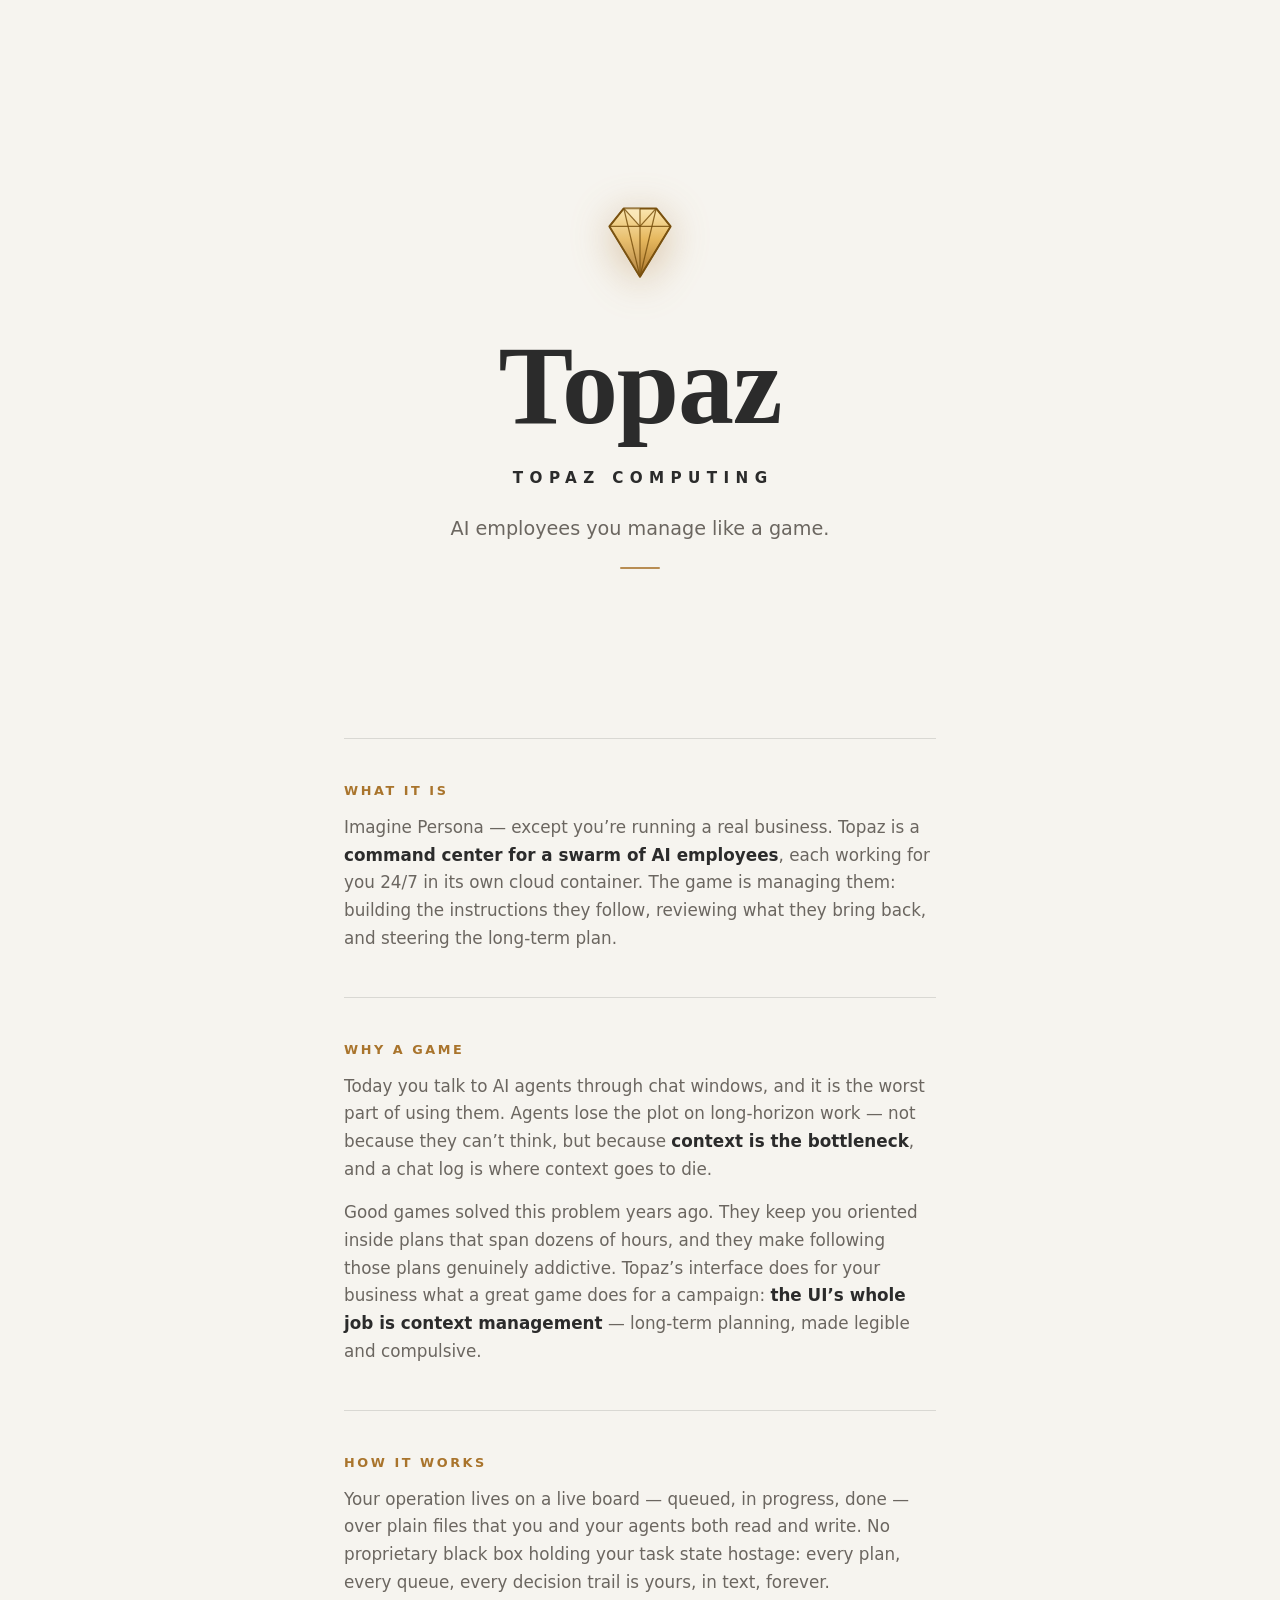
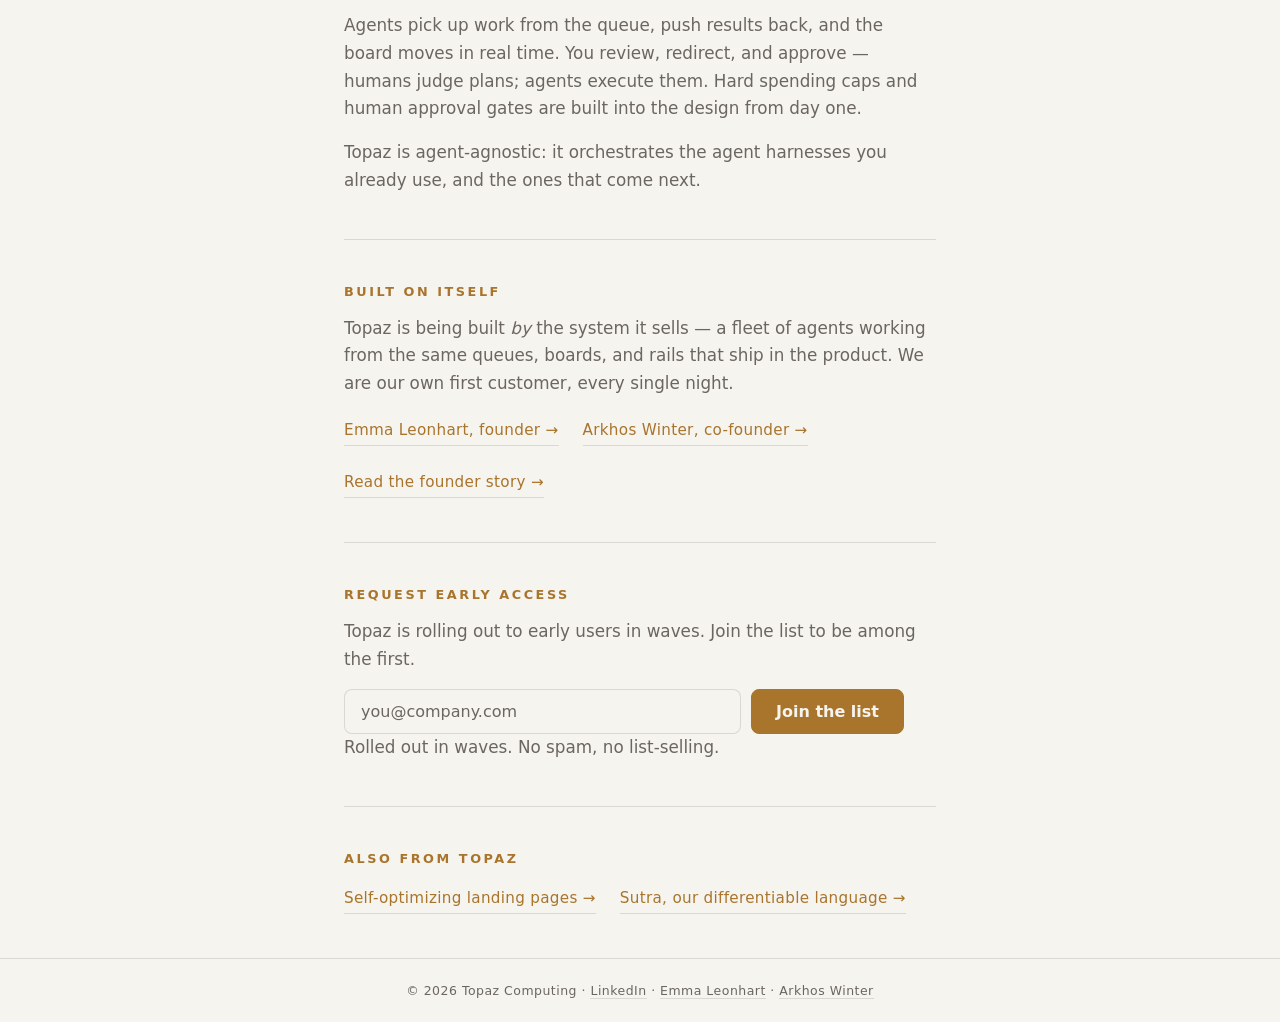
<file: index.html>
<!DOCTYPE html>
<html lang="en">
<head>
  <meta charset="UTF-8" />
  <meta name="viewport" content="width=device-width, initial-scale=1.0" />
  <title>Topaz Computing</title>
  <meta name="description" content="Topaz Computing: AI employees you manage like a game. A command center for a swarm of agents working for you 24/7." />

  <!-- Open Graph (Discord / Slack / iMessage link previews) -->
  <meta property="og:site_name" content="Topaz Computing" />
  <meta property="og:title" content="Topaz Computing" />
  <meta property="og:description" content="AI employees you manage like a game." />
  <meta property="og:type" content="website" />
  <meta property="og:url" content="https://topazcomputing.com/" />
  <meta property="og:image" content="https://topazcomputing.com/logo-social.png" />
  <meta property="og:image:width" content="1200" />
  <meta property="og:image:height" content="1200" />
  <meta property="og:image:alt" content="Topaz Computing" />

  <!-- Twitter card (used by several embedders too) -->
  <meta name="twitter:card" content="summary_large_image" />
  <meta name="twitter:title" content="Topaz Computing" />
  <meta name="twitter:description" content="AI employees you manage like a game." />
  <meta name="twitter:image" content="https://topazcomputing.com/logo-social.png" />

  <!-- Topaz gold: colors the Discord embed accent bar -->
  <meta name="theme-color" content="#a9742c" />

  <link rel="icon" href="assets/favicon.svg" type="image/svg+xml" />

  <link rel="stylesheet" href="styles.css" />
  <!-- Entity data for search engines. The founder @id is the Person on
       emmaleonhart.com and /founders/emma/, so all three describe one entity. -->
  <script type="application/ld+json">
  {
    "@context": "https://schema.org",
    "@type": "Organization",
    "@id": "https://topazcomputing.com/#organization",
    "name": "Topaz Computing",
    "url": "https://topazcomputing.com/",
    "logo": "https://topazcomputing.com/logo.png",
    "description": "AI employees you manage like a game: a command center for a swarm of agents working for you 24/7.",
    "sameAs": ["https://www.linkedin.com/company/topaz-ai/"],
    "location": {
      "@type": "Place",
      "name": "Vancouver, British Columbia, Canada"
    },
    "founder": [
      {
        "@type": "Person",
        "@id": "https://emmaleonhart.com/#person",
        "name": "Emma Leonhart",
        "url": "https://topazcomputing.com/founders/emma/"
      },
      {
        "@type": "Person",
        "@id": "https://topazcomputing.com/founders/arcos/#person",
        "name": "Arkhos Winter",
        "alternateName": "Arcos",
        "url": "https://topazcomputing.com/founders/arcos/"
      }
    ]
  }
  </script>
</head>
<body>
  <header class="hero">
    <svg class="mark" xmlns="http://www.w3.org/2000/svg" viewBox="0 0 120 120" role="img" aria-label="Topaz gemstone">
      <title>Topaz</title>
      <defs>
        <linearGradient id="topaz-g" x1="0" y1="0" x2="0" y2="1">
          <stop offset="0" stop-color="#fbe6b0" />
          <stop offset="0.45" stop-color="#e6b85e" />
          <stop offset="1" stop-color="#a9742c" />
        </linearGradient>
      </defs>
      <path d="M42 26 L78 26 L94 46 L60 102 L26 46 Z" fill="url(#topaz-g)" stroke="#7a5210" stroke-width="2.2" stroke-linejoin="round" />
      <path d="M42 26 L60 26 L60 46 Z" fill="#fdeecb" fill-opacity="0.55" />
      <path d="M26 46 L60 46 L60 102 Z" fill="#ffffff" fill-opacity="0.10" />
      <g fill="none" stroke="#7a5210" stroke-width="1.4" stroke-linejoin="round" stroke-opacity="0.85">
        <path d="M26 46 L94 46" />
        <path d="M60 26 L60 102" />
        <path d="M42 26 L60 102" />
        <path d="M78 26 L60 102" />
        <path d="M26 46 L60 102" />
        <path d="M94 46 L60 102" />
        <path d="M42 26 L26 46" />
        <path d="M78 26 L94 46" />
        <path d="M42 26 L60 46" />
        <path d="M78 26 L60 46" />
      </g>
    </svg>
    <h1 class="wordmark-text">Topaz</h1>
    <p class="company">Topaz&nbsp;Computing</p>
    <p class="tagline">AI employees you manage like a&nbsp;game.</p>
  </header>

  <main class="content">
    <section>
      <h2>What it is</h2>
      <p>Imagine Persona &mdash; except you&rsquo;re running a real business. Topaz is a <strong>command center for a swarm of AI employees</strong>, each working for you 24/7 in its own cloud container. The game is managing them: building the instructions they follow, reviewing what they bring back, and steering the long-term plan.</p>
    </section>

    <section>
      <h2>Why a game</h2>
      <p>Today you talk to AI agents through chat windows, and it is the worst part of using them. Agents lose the plot on long-horizon work &mdash; not because they can&rsquo;t think, but because <strong>context is the bottleneck</strong>, and a chat log is where context goes to die.</p>
      <p>Good games solved this problem years ago. They keep you oriented inside plans that span dozens of hours, and they make following those plans genuinely addictive. Topaz&rsquo;s interface does for your business what a great game does for a campaign: <strong>the UI&rsquo;s whole job is context management</strong> &mdash; long-term planning, made legible and compulsive.</p>
    </section>

    <section>
      <h2>How it works</h2>
      <p>Your operation lives on a live board &mdash; queued, in&nbsp;progress, done &mdash; over plain files that you and your agents both read and write. No proprietary black box holding your task state hostage: every plan, every queue, every decision trail is yours, in text, forever.</p>
      <p>Agents pick up work from the queue, push results back, and the board moves in real time. You review, redirect, and approve &mdash; humans judge plans; agents execute them. Hard spending caps and human approval gates are built into the design from day one.</p>
      <p>Topaz is agent-agnostic: it orchestrates the agent harnesses you already use, and the ones that come next.</p>
    </section>

    <section>
      <h2>Built on itself</h2>
      <p>Topaz is being built <em>by</em> the system it sells &mdash; a fleet of agents working from the same queues, boards, and rails that ship in the product. We are our own first customer, every single night.</p>
      <p class="links">
        <a href="/founders/emma/">Emma Leonhart, founder &rarr;</a>
        <a href="/founders/arcos/">Arkhos Winter, co-founder &rarr;</a>
        <a href="/story/">Read the founder story &rarr;</a>
      </p>
    </section>

    <section id="waitlist">
      <h2>Request early access</h2>
      <p>Topaz is rolling out to early users in waves. Join the list to be among the first.</p>
      <!-- Posts into the existing Google Form (responses collect in the linked Sheet) —
           the same list people already signed up to on the original Yantra site, so
           sign-ups stay continuous. Form ID 1FAIpQLSe7ZXwFpOAVADmKkmOvcVsFAv1qhdJb_pwMP2c3mNMTvifdHw;
           email field entry.900213640. The hidden iframe target keeps the visitor on
           this page instead of redirecting to Google's confirmation. -->
      <form class="waitlist" target="topaz-waitlist-sink" method="POST"
            action="https://docs.google.com/forms/d/e/1FAIpQLSe7ZXwFpOAVADmKkmOvcVsFAv1qhdJb_pwMP2c3mNMTvifdHw/formResponse"
            onsubmit="this.style.display='none';document.getElementById('waitlist-thanks').style.display='block';">
        <input type="email" name="entry.900213640" placeholder="you@company.com" required aria-label="Your email address">
        <button class="btn-primary" type="submit">Join the list</button>
      </form>
      <iframe name="topaz-waitlist-sink" title="waitlist form target" style="display:none" aria-hidden="true"></iframe>
      <p id="waitlist-thanks" class="waitlist-note" style="display:none">Thanks &mdash; you&rsquo;re on the list. We&rsquo;ll reach out as early access rolls out in waves.</p>
      <p class="waitlist-note">Rolled out in waves. No spam, no list-selling.</p>
    </section>

    <section>
      <h2>Also from Topaz</h2>
      <p class="links">
        <a href="/funnel/">Self-optimizing landing pages &rarr;</a>
        <a href="https://sutra.topazcomputing.com">Sutra, our differentiable language &rarr;</a>
      </p>
    </section>
  </main>

  <footer class="footer">
    <span>&copy; <span id="year">2026</span> Topaz Computing</span>
    <span>&middot; <a href="https://www.linkedin.com/company/topaz-ai/">LinkedIn</a></span>
    <span>&middot; <a href="/founders/emma/">Emma Leonhart</a></span>
    <span>&middot; <a href="/founders/arcos/">Arkhos Winter</a></span>
  </footer>

  <script>
    document.getElementById("year").textContent = new Date().getFullYear();
  </script>
</body>
</html>
</file>
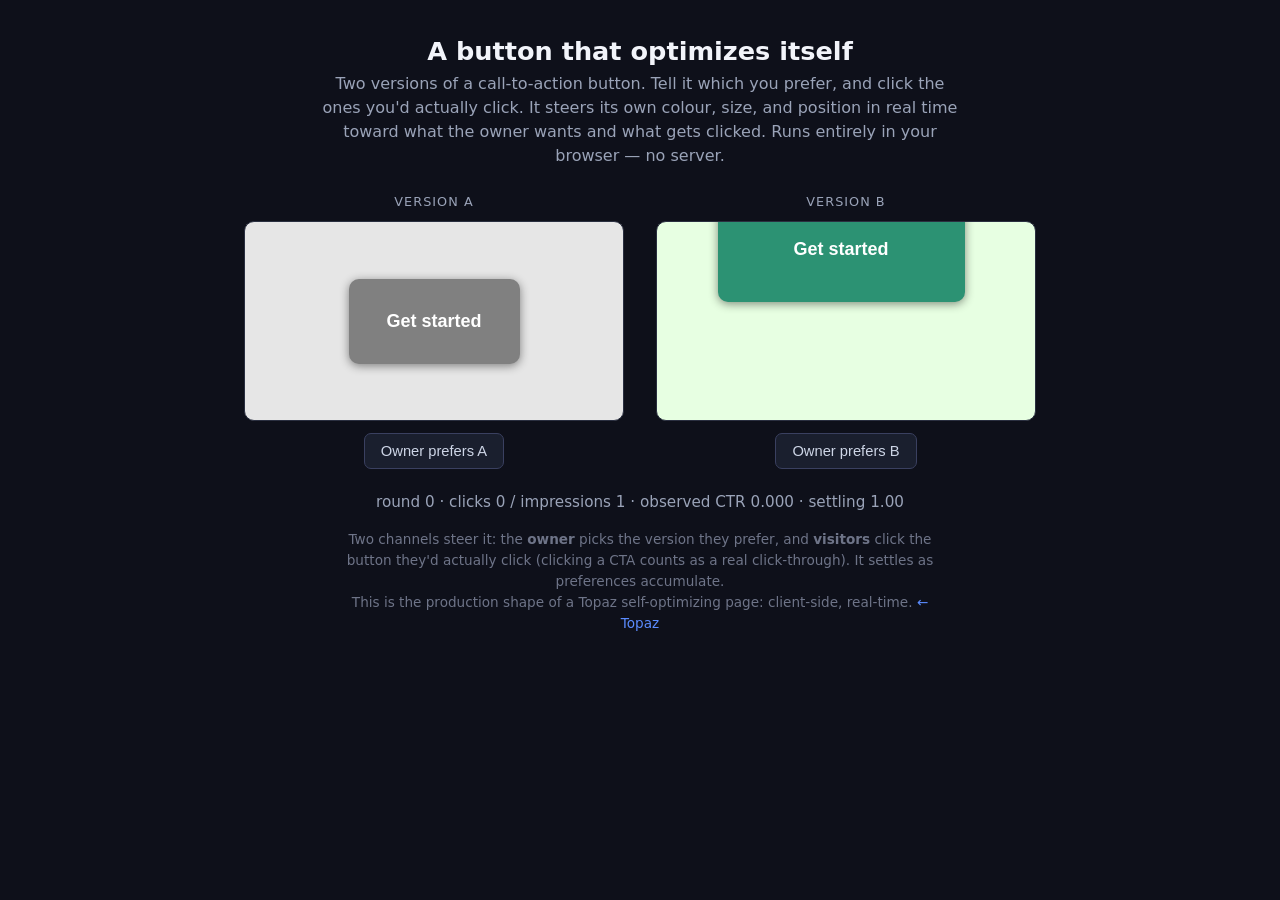
<file: demo/index.html>
<!doctype html>
<html lang="en">
<head>
  <meta charset="utf-8">
  <meta name="viewport" content="width=device-width, initial-scale=1.0">
  <title>Topaz — a button that optimizes itself</title>
  <meta name="description" content="A live demo: a call-to-action button that optimizes its own design in real time from owner preference and visitor clicks. Runs entirely in your browser.">
  <style>
    :root { --bg:#0e101a; --ink:#f2f4fa; --mute:#9aa3b8; --accent:#5b8cff; --line:#2a2f40; }
    * { box-sizing:border-box; }
    body { margin:0; background:var(--bg); color:var(--ink); font-family:system-ui,-apple-system,Segoe UI,sans-serif;
           text-align:center; padding:36px 16px 60px; }
    h1 { font-size:1.6rem; margin:0 0 6px; }
    p.sub { color:var(--mute); margin:0 auto 26px; max-width:640px; line-height:1.5; }
    .pair { display:flex; gap:32px; justify-content:center; align-items:flex-start; flex-wrap:wrap; }
    .cell { display:flex; flex-direction:column; align-items:center; gap:12px; }
    .stage { display:flex; align-items:center; justify-content:center; width:380px; height:200px;
             border:1px solid var(--line); border-radius:10px; overflow:hidden; }
    button.cta { border:none; border-radius:10px; color:#fff; font-weight:700; font-size:18px;
                 cursor:pointer; box-shadow:0 2px 10px rgba(0,0,0,.45); transition:all .25s ease; }
    .label { font-size:.8rem; color:var(--mute); text-transform:uppercase; letter-spacing:.08em; }
    .owner { padding:9px 16px; border-radius:7px; border:1px solid #3a4060;
             background:#1a1f2e; color:#cdd5e6; cursor:pointer; font-size:.92rem; }
    .owner:hover { border-color:var(--accent); }
    #stats { margin:24px auto 0; color:var(--mute); font-variant-numeric:tabular-nums; font-size:.95rem; }
    .hint { color:#6e7488; font-size:.85rem; max-width:600px; margin:18px auto 0; line-height:1.55; }
    a { color:var(--accent); text-decoration:none; }
  </style>
</head>
<body>
  <h1>A button that optimizes itself</h1>
  <p class="sub">Two versions of a call-to-action button. Tell it which you prefer, and click the ones
    you'd actually click. It steers its own colour, size, and position in real time toward what the
    owner wants and what gets clicked. Runs entirely in your browser — no server.</p>

  <div class="pair">
    <div class="cell">
      <div class="label">Version A</div>
      <div class="stage" id="stageA"><button class="cta" id="btnA"></button></div>
      <button class="owner" onclick="prefer(false)">Owner prefers A</button>
    </div>
    <div class="cell">
      <div class="label">Version B</div>
      <div class="stage" id="stageB"><button class="cta" id="btnB"></button></div>
      <button class="owner" onclick="prefer(true)">Owner prefers B</button>
    </div>
  </div>

  <div id="stats">loading…</div>
  <p class="hint">Two channels steer it: the <strong>owner</strong> picks the version they prefer, and
    <strong>visitors</strong> click the button they'd actually click (clicking a CTA counts as a real
    click-through). It settles as preferences accumulate. <br>
    This is the production shape of a Topaz self-optimizing page: client-side, real-time. <a href="/">← Topaz</a></p>

  <script>
    // --- ported from the Sutra trainable-button demo (button_server.theta_to_style + BUTTON_AXES) ---
    const AXES = [["cx",0,0.4],["cy",0,0.4],["inv_w",2.1,0.9],["inv_h",4.25,1.75],
      ["pr",0.9,0.1],["pg",0.9,0.1],["pb",0.9,0.1],["fr",0.5,0.5],["fg",0.5,0.5],["fb",0.5,0.5]];
    const COPY = ["Buy now","Get started","Learn more"];
    const CANVAS_PX = 360;
    const clamp = (x,a,b)=>Math.max(a,Math.min(b,x));
    const u8 = v=>clamp(Math.round(v*255),0,255);
    function thetaToStyle(th, copyText){
      const halfW = 1/Math.max(1e-6, th.inv_w), halfH = 1/Math.max(1e-6, th.inv_h);
      return {
        fill:`rgb(${u8(th.fr)},${u8(th.fg)},${u8(th.fb)})`,
        page:`rgb(${u8(th.pr)},${u8(th.pg)},${u8(th.pb)})`,
        width_px:Math.round(2*halfW*(CANVAS_PX/2)),
        height_px:Math.round(2*halfH*(CANVAS_PX/2)),
        left_px:Math.round(th.cx*(CANVAS_PX/2)),
        top_px:Math.round(th.cy*(CANVAS_PX/2)),
        text:copyText
      };
    }
    // --- optimizer (owner preference + click-through), client-side ---
    let theta = {}; AXES.forEach(([n,c])=>theta[n]=c);
    let variant = {};
    let round=0, clicks=0, impressions=0, copyIdx=1;
    const explore0=0.55, lr0=0.5, anneal=0.03, exploreFloor=0.3, lrFloor=0.6;
    const decay = ()=>1/(1+anneal*round);
    const explore = ()=>explore0*Math.max(exploreFloor, decay());
    const lr = ()=>lr0*Math.max(lrFloor, decay());
    const bnds = n=>{const a=AXES.find(x=>x[0]===n);return [a[1]-a[2], a[1]+a[2]];};
    function randn(){ const u=Math.random()||1e-9, v=Math.random(); return Math.sqrt(-2*Math.log(u))*Math.cos(2*Math.PI*v); }
    function proposeVariant(){
      const v={};
      AXES.forEach(([n,c,hr])=>{ const[lo,hi]=bnds(n); v[n]=clamp(theta[n]+explore()*hr*randn(), lo, hi); });
      variant=v; impressions++;   // a fresh pair shown = one impression
    }
    function stepToward(target, rate){
      AXES.forEach(([n])=>{ const[lo,hi]=bnds(n); theta[n]=clamp(theta[n]+rate*(target[n]-theta[n]), lo, hi); });
    }
    function applyStyle(stage, btn, s){
      stage.style.background=s.page; btn.style.background=s.fill;
      btn.style.width=s.width_px+"px"; btn.style.height=s.height_px+"px";
      btn.style.transform=`translate(${s.left_px}px,${s.top_px}px)`; btn.textContent=s.text;
    }
    function render(){
      applyStyle(stageA, btnA, thetaToStyle(theta, COPY[copyIdx]));
      applyStyle(stageB, btnB, thetaToStyle(variant, COPY[copyIdx]));
      const ctr = impressions ? clicks/impressions : 0;
      stats.textContent = `round ${round} · clicks ${clicks} / impressions ${impressions} · observed CTR ${ctr.toFixed(3)} · settling ${decay().toFixed(2)}`;
    }
    function prefer(variantPreferred){
      if(variantPreferred) stepToward(variant, lr());   // owner likes B -> move design toward it
      round++; proposeVariant(); render();              // (preferring A keeps the current design)
    }
    function visitorClick(which){
      clicks++;
      if(which==="variant") stepToward(variant, 0.25*lr());  // a real click on B is a CTR vote for it
      render();
    }
    document.getElementById("btnA").addEventListener("click", ()=>visitorClick("current"));
    document.getElementById("btnB").addEventListener("click", ()=>visitorClick("variant"));
    proposeVariant(); render();
  </script>
</body>
</html>
</file>
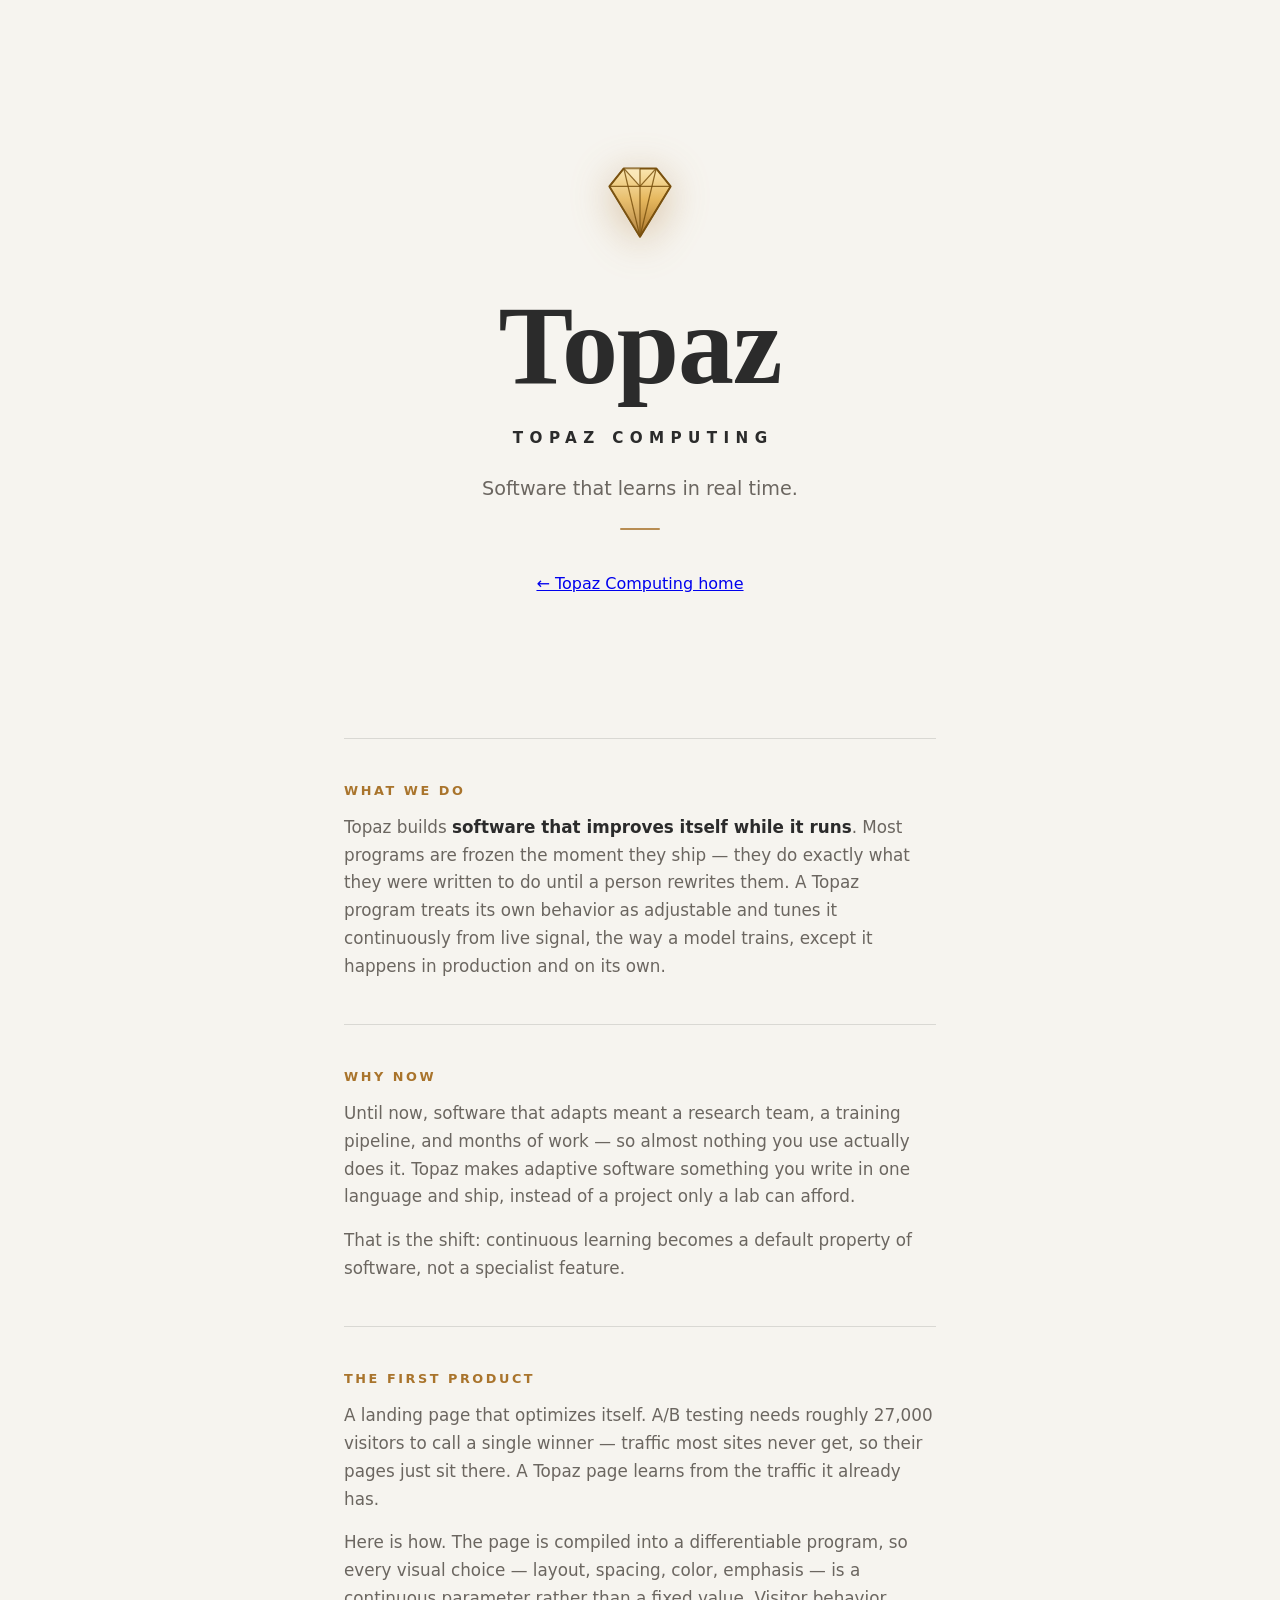
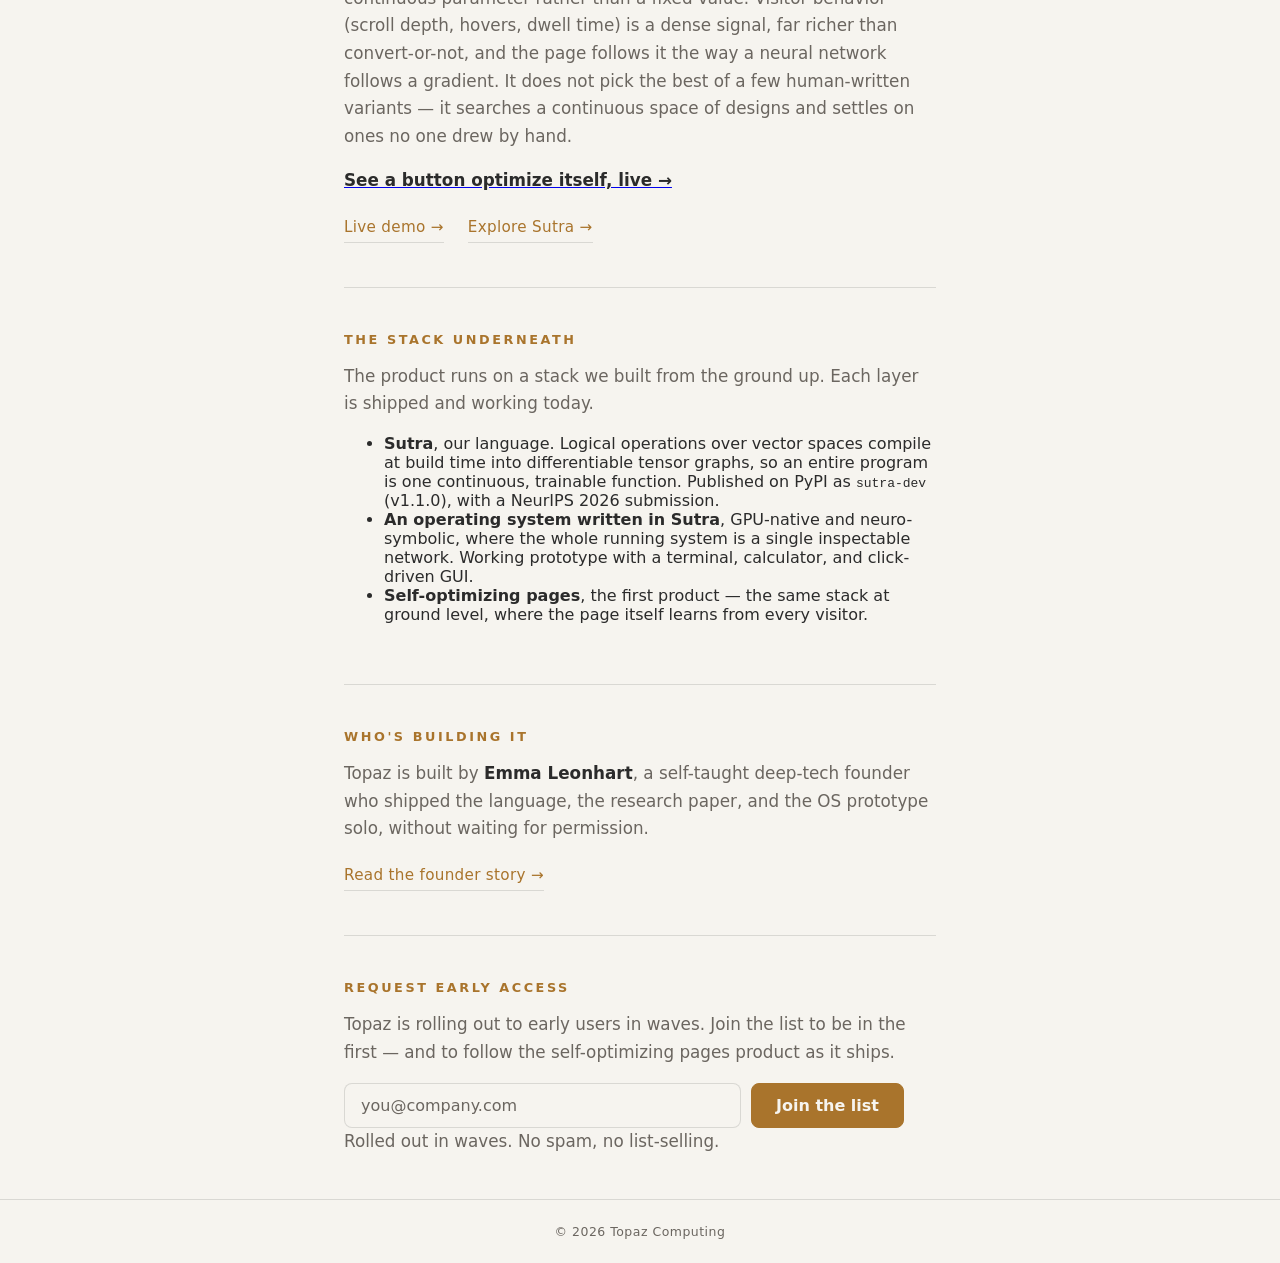
<file: funnel/index.html>
<!DOCTYPE html>
<html lang="en">
<head>
  <meta charset="UTF-8" />
  <meta name="viewport" content="width=device-width, initial-scale=1.0" />
  <title>Self-Optimizing Pages — Topaz Computing</title>
  <meta name="description" content="Topaz Computing: software that learns in real time." />

  <!-- Open Graph (Discord / Slack / iMessage link previews) -->
  <meta property="og:site_name" content="Topaz Computing" />
  <meta property="og:title" content="Topaz Computing" />
  <meta property="og:description" content="Software that learns in real time." />
  <meta property="og:type" content="website" />
  <meta property="og:url" content="https://topazcomputing.com/funnel/" />
  <meta property="og:image" content="https://topazcomputing.com/logo-social.png" />
  <meta property="og:image:width" content="1200" />
  <meta property="og:image:height" content="1200" />
  <meta property="og:image:alt" content="Topaz Computing" />

  <!-- Twitter card (used by several embedders too) -->
  <meta name="twitter:card" content="summary_large_image" />
  <meta name="twitter:title" content="Topaz Computing" />
  <meta name="twitter:description" content="Software that learns in real time." />
  <meta name="twitter:image" content="https://topazcomputing.com/logo-social.png" />

  <!-- Topaz gold: colors the Discord embed accent bar -->
  <meta name="theme-color" content="#a9742c" />

  <link rel="icon" href="/assets/favicon.svg" type="image/svg+xml" />

  <link rel="stylesheet" href="/styles.css" />
</head>
<body>
  <header class="hero">
    <svg class="mark" xmlns="http://www.w3.org/2000/svg" viewBox="0 0 120 120" role="img" aria-label="Topaz gemstone">
      <title>Topaz</title>
      <defs>
        <linearGradient id="topaz-g" x1="0" y1="0" x2="0" y2="1">
          <stop offset="0" stop-color="#fbe6b0" />
          <stop offset="0.45" stop-color="#e6b85e" />
          <stop offset="1" stop-color="#a9742c" />
        </linearGradient>
      </defs>
      <path d="M42 26 L78 26 L94 46 L60 102 L26 46 Z" fill="url(#topaz-g)" stroke="#7a5210" stroke-width="2.2" stroke-linejoin="round" />
      <path d="M42 26 L60 26 L60 46 Z" fill="#fdeecb" fill-opacity="0.55" />
      <path d="M26 46 L60 46 L60 102 Z" fill="#ffffff" fill-opacity="0.10" />
      <g fill="none" stroke="#7a5210" stroke-width="1.4" stroke-linejoin="round" stroke-opacity="0.85">
        <path d="M26 46 L94 46" />
        <path d="M60 26 L60 102" />
        <path d="M42 26 L60 102" />
        <path d="M78 26 L60 102" />
        <path d="M26 46 L60 102" />
        <path d="M94 46 L60 102" />
        <path d="M42 26 L26 46" />
        <path d="M78 26 L94 46" />
        <path d="M42 26 L60 46" />
        <path d="M78 26 L60 46" />
      </g>
    </svg>
    <h1 class="wordmark-text">Topaz</h1>
    <p class="company">Topaz&nbsp;Computing</p>
    <p class="tagline">Software that learns in real&nbsp;time.</p>
    <p class="links"><a href="/">&larr; Topaz Computing home</a></p>
  </header>

  <main class="content">
    <section>
      <h2>What we do</h2>
      <p>Topaz builds <strong>software that improves itself while it runs</strong>. Most programs are frozen the moment they ship — they do exactly what they were written to do until a person rewrites them. A Topaz program treats its own behavior as adjustable and tunes it continuously from live signal, the way a model trains, except it happens in production and on its own.</p>
    </section>

    <section>
      <h2>Why now</h2>
      <p>Until now, software that adapts meant a research team, a training pipeline, and months of work — so almost nothing you use actually does it. Topaz makes adaptive software something you write in one language and ship, instead of a project only a lab can afford.</p>
      <p>That is the shift: continuous learning becomes a default property of software, not a specialist feature.</p>
    </section>

    <section>
      <h2>The first product</h2>
      <p>A landing page that optimizes itself. A/B testing needs roughly 27,000 visitors to call a single winner — traffic most sites never get, so their pages just sit there. A Topaz page learns from the traffic it already has.</p>
      <p>Here is how. The page is compiled into a differentiable program, so every visual choice — layout, spacing, color, emphasis — is a continuous parameter rather than a fixed value. Visitor behavior (scroll depth, hovers, dwell time) is a dense signal, far richer than convert-or-not, and the page follows it the way a neural network follows a gradient. It does not pick the best of a few human-written variants — it searches a continuous space of designs and settles on ones no one drew by hand.</p>
      <p><a href="/demo/"><strong>See a button optimize itself, live &rarr;</strong></a></p>
      <p class="links">
        <a href="/demo/">Live demo &rarr;</a>
        <a href="https://sutra.topazcomputing.com">Explore Sutra &rarr;</a>
      </p>
    </section>

    <section>
      <h2>The stack underneath</h2>
      <p>The product runs on a stack we built from the ground up. Each layer is shipped and working today.</p>
      <ul class="stack">
        <li><strong>Sutra</strong>, our language. Logical operations over vector spaces compile at build time into differentiable tensor graphs, so an entire program is one continuous, trainable function. Published on PyPI as <code>sutra-dev</code> (v1.1.0), with a NeurIPS 2026 submission.</li>
        <li><strong>An operating system written in Sutra</strong>, GPU-native and neuro-symbolic, where the whole running system is a single inspectable network. Working prototype with a terminal, calculator, and click-driven GUI.</li>
        <li><strong>Self-optimizing pages</strong>, the first product — the same stack at ground level, where the page itself learns from every visitor.</li>
      </ul>
    </section>

    <section>
      <h2>Who's building it</h2>
      <p>Topaz is built by <strong>Emma Leonhart</strong>, a self-taught deep-tech founder who shipped the language, the research paper, and the OS prototype solo, without waiting for permission.</p>
      <p class="links"><a href="/story/">Read the founder story &rarr;</a></p>
    </section>

    <section id="waitlist">
      <h2>Request early access</h2>
      <p>Topaz is rolling out to early users in waves. Join the list to be in the first &mdash; and to follow the self-optimizing pages product as it ships.</p>
      <!-- Posts into the existing Google Form (responses collect in the linked Sheet) —
           the same list people already signed up to on the original Yantra site, so
           sign-ups stay continuous. Form ID 1FAIpQLSe7ZXwFpOAVADmKkmOvcVsFAv1qhdJb_pwMP2c3mNMTvifdHw;
           email field entry.900213640. The hidden iframe target keeps the visitor on
           this page instead of redirecting to Google's confirmation. -->
      <form class="waitlist" target="topaz-waitlist-sink" method="POST"
            action="https://docs.google.com/forms/d/e/1FAIpQLSe7ZXwFpOAVADmKkmOvcVsFAv1qhdJb_pwMP2c3mNMTvifdHw/formResponse"
            onsubmit="this.style.display='none';document.getElementById('waitlist-thanks').style.display='block';">
        <input type="email" name="entry.900213640" placeholder="you@company.com" required aria-label="Your email address">
        <button class="btn-primary" type="submit">Join the list</button>
      </form>
      <iframe name="topaz-waitlist-sink" title="waitlist form target" style="display:none" aria-hidden="true"></iframe>
      <p id="waitlist-thanks" class="waitlist-note" style="display:none">Thanks &mdash; you&rsquo;re on the list. We&rsquo;ll reach out as the prototype rolls out in waves.</p>
      <p class="waitlist-note">Rolled out in waves. No spam, no list-selling.</p>
    </section>
  </main>

  <footer class="footer">
    <span>&copy; <span id="year">2026</span> Topaz Computing</span>
  </footer>

  <script>
    document.getElementById("year").textContent = new Date().getFullYear();
  </script>
</body>
</html>
</file>
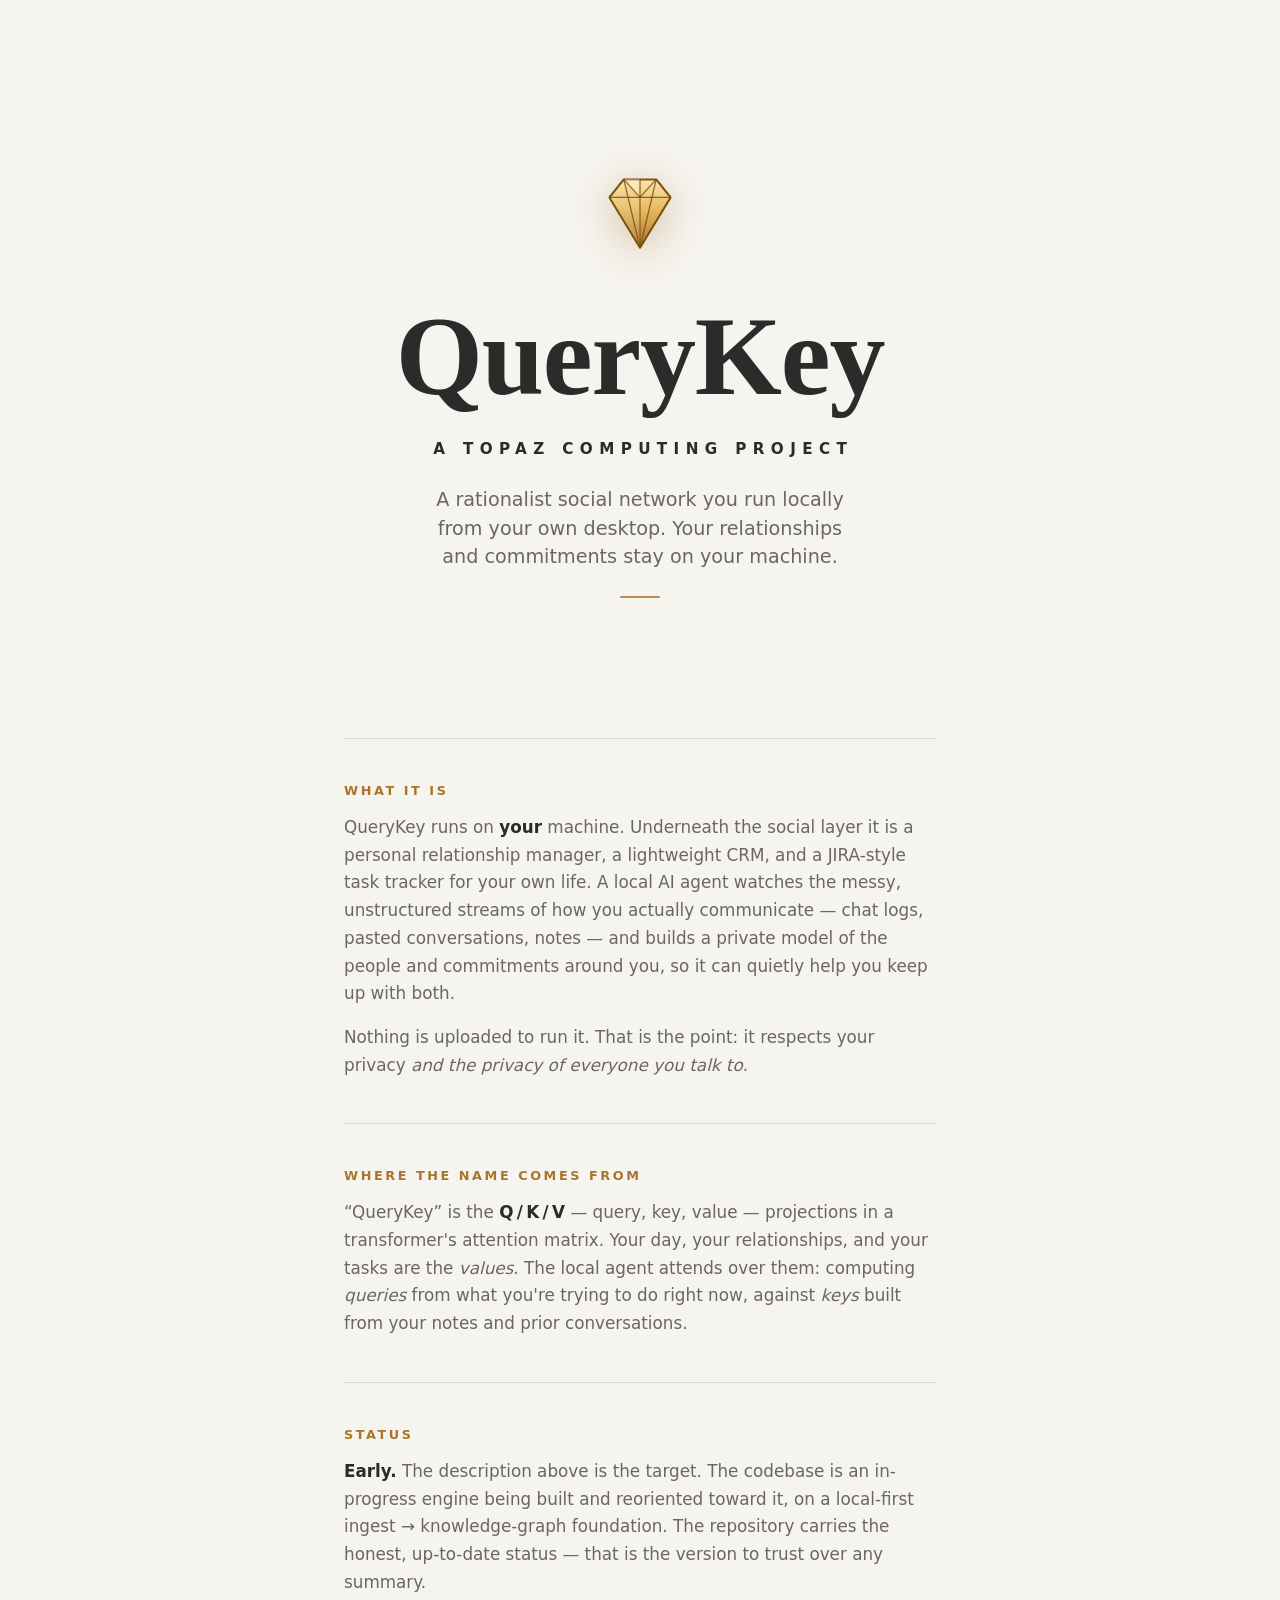
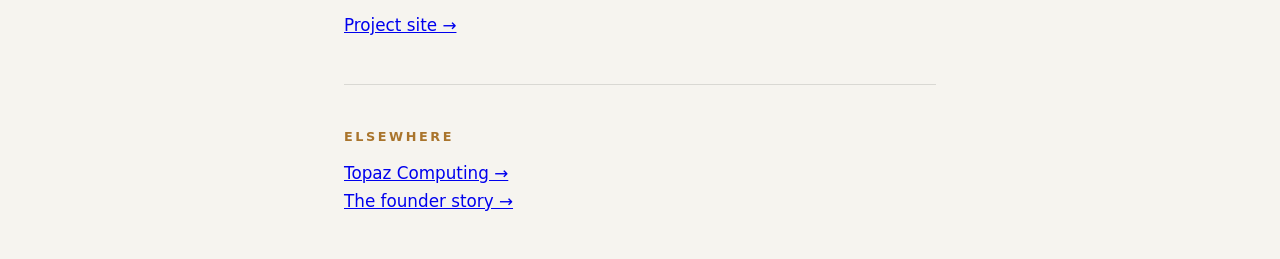
<file: querykey/index.html>
<!DOCTYPE html>
<html lang="en">
<head>
  <meta charset="UTF-8" />
  <meta name="viewport" content="width=device-width, initial-scale=1.0" />
  <title>QueryKey — Topaz Computing</title>
  <meta name="description" content="QueryKey: a rationalist social network you run locally from your own desktop — a personal relationship manager, lightweight CRM, and task tracker driven by a local AI agent that keeps your data on your machine." />

  <!-- Open Graph (Discord / Slack / iMessage link previews) -->
  <meta property="og:site_name" content="Topaz Computing" />
  <meta property="og:title" content="QueryKey — Topaz Computing" />
  <meta property="og:description" content="A rationalist social network you run locally from your own desktop. Your relationships and commitments, kept on your machine." />
  <meta property="og:type" content="website" />
  <meta property="og:url" content="https://topazcomputing.com/querykey/" />
  <meta property="og:image" content="https://topazcomputing.com/logo-social.png" />
  <meta property="og:image:width" content="1200" />
  <meta property="og:image:height" content="1200" />
  <meta property="og:image:alt" content="Topaz Computing" />

  <meta name="twitter:card" content="summary_large_image" />
  <meta name="twitter:title" content="QueryKey — Topaz Computing" />
  <meta name="twitter:description" content="A rationalist social network you run locally from your own desktop." />
  <meta name="twitter:image" content="https://topazcomputing.com/logo-social.png" />
  <meta name="theme-color" content="#a9742c" />

  <link rel="icon" href="../assets/favicon.svg" type="image/svg+xml" />
  <link rel="stylesheet" href="../styles.css" />
</head>
<body>
  <header class="hero">
    <svg class="mark" xmlns="http://www.w3.org/2000/svg" viewBox="0 0 120 120" role="img" aria-label="Topaz gemstone">
      <title>Topaz</title>
      <defs>
        <linearGradient id="topaz-g" x1="0" y1="0" x2="0" y2="1">
          <stop offset="0" stop-color="#fbe6b0" />
          <stop offset="0.45" stop-color="#e6b85e" />
          <stop offset="1" stop-color="#a9742c" />
        </linearGradient>
      </defs>
      <path d="M42 26 L78 26 L94 46 L60 102 L26 46 Z" fill="url(#topaz-g)" stroke="#7a5210" stroke-width="2.2" stroke-linejoin="round" />
      <path d="M42 26 L60 26 L60 46 Z" fill="#fdeecb" fill-opacity="0.55" />
      <path d="M26 46 L60 46 L60 102 Z" fill="#ffffff" fill-opacity="0.10" />
      <g fill="none" stroke="#7a5210" stroke-width="1.4" stroke-linejoin="round" stroke-opacity="0.85">
        <path d="M26 46 L94 46" />
        <path d="M60 26 L60 102" />
        <path d="M42 26 L60 102" />
        <path d="M78 26 L60 102" />
        <path d="M26 46 L60 102" />
        <path d="M94 46 L60 102" />
        <path d="M42 26 L26 46" />
        <path d="M78 26 L94 46" />
        <path d="M42 26 L60 46" />
        <path d="M78 26 L60 46" />
      </g>
    </svg>
    <h1 class="wordmark-text">QueryKey</h1>
    <p class="company">A&nbsp;Topaz&nbsp;Computing&nbsp;project</p>
    <p class="tagline">A rationalist social network you run locally from your own desktop. Your relationships and commitments stay on your machine.</p>
  </header>

  <main class="content">
    <section>
      <h2>What it is</h2>
      <p>QueryKey runs on <strong>your</strong> machine. Underneath the social layer it is a personal relationship manager, a lightweight CRM, and a JIRA-style task tracker for your own life. A local AI agent watches the messy, unstructured streams of how you actually communicate &mdash; chat logs, pasted conversations, notes &mdash; and builds a private model of the people and commitments around you, so it can quietly help you keep up with both.</p>
      <p>Nothing is uploaded to run it. That is the point: it respects your privacy <em>and the privacy of everyone you talk to</em>.</p>
    </section>

    <section>
      <h2>Where the name comes from</h2>
      <p>&ldquo;QueryKey&rdquo; is the <strong>Q&thinsp;/&thinsp;K&thinsp;/&thinsp;V</strong> &mdash; query, key, value &mdash; projections in a transformer's attention matrix. Your day, your relationships, and your tasks are the <em>values</em>. The local agent attends over them: computing <em>queries</em> from what you're trying to do right now, against <em>keys</em> built from your notes and prior conversations.</p>
    </section>

    <section>
      <h2>Status</h2>
      <p><strong>Early.</strong> The description above is the target. The codebase is an in-progress engine being built and reoriented toward it, on a local-first ingest &rarr; knowledge-graph foundation. The repository carries the honest, up-to-date status &mdash; that is the version to trust over any summary.</p>
      <p><a href="https://querykey.emmaleonhart.com">Project site &rarr;</a></p>
    </section>

    <section>
      <h2>Elsewhere</h2>
      <p><a href="/">Topaz Computing &rarr;</a><br />
         <a href="/story/">The founder story &rarr;</a></p>
    </section>
  </main>
</body>
</html>
</file>
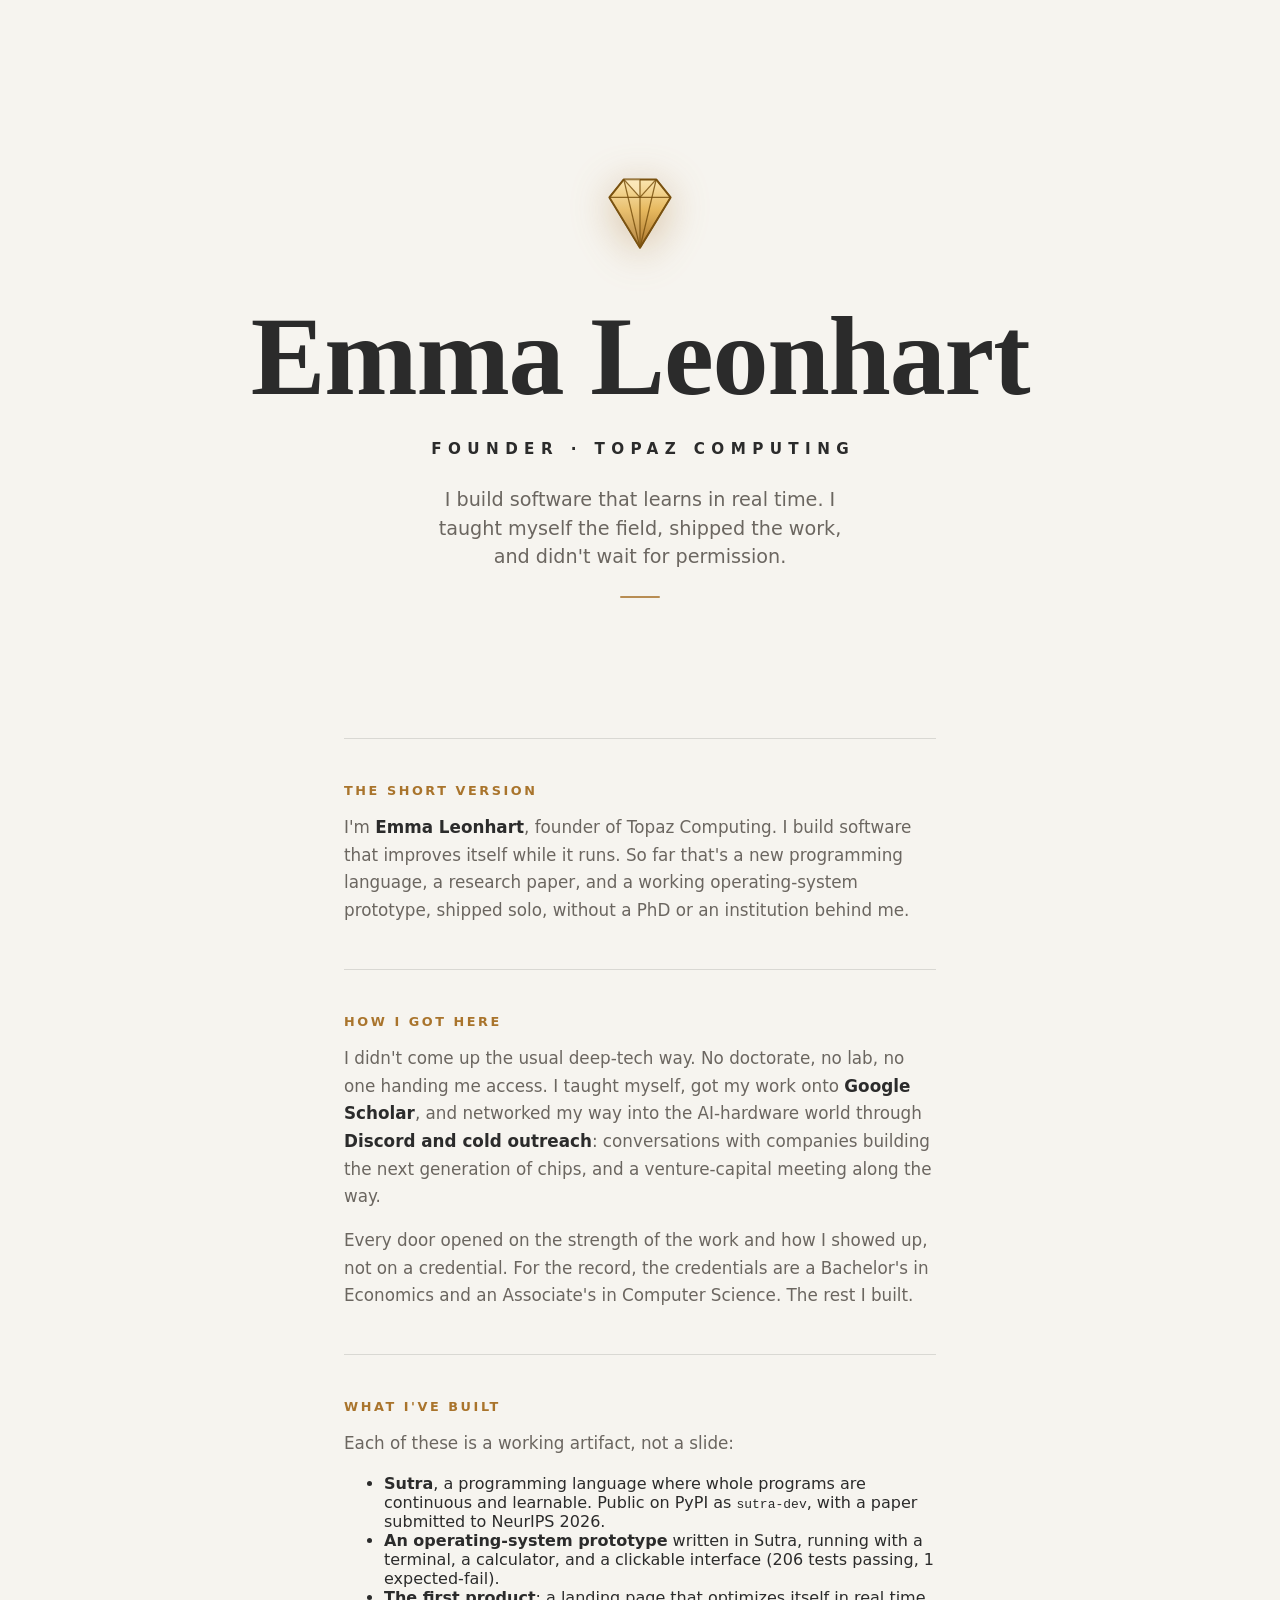
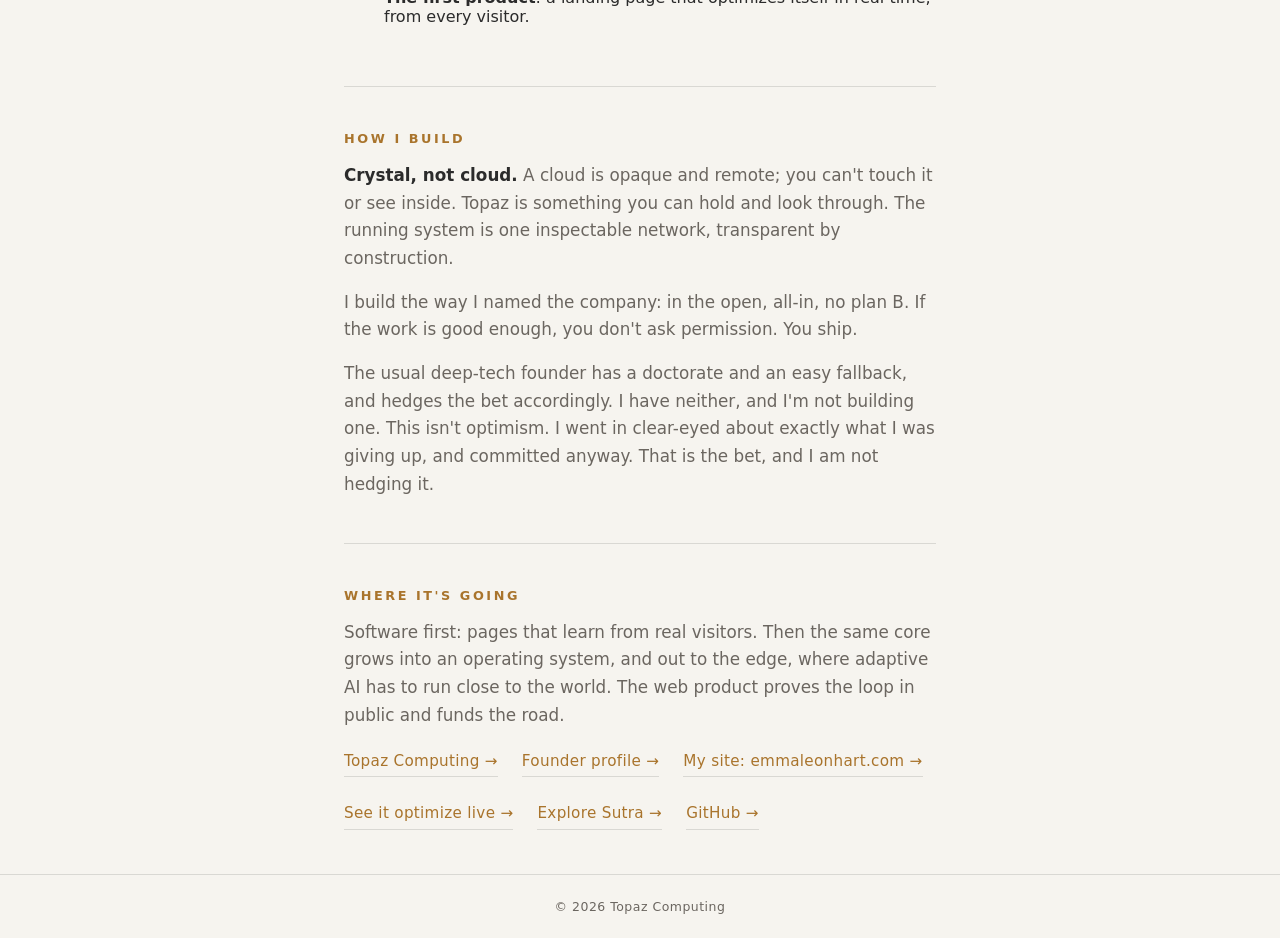
<file: story/index.html>
<!DOCTYPE html>
<html lang="en">
<head>
  <meta charset="UTF-8" />
  <meta name="viewport" content="width=device-width, initial-scale=1.0" />
  <title>Emma Leonhart — Founder, Topaz Computing</title>
  <meta name="description" content="Emma Leonhart, founder of Topaz Computing: a self-taught deep-tech founder who shipped a programming language, a research paper, and an operating-system prototype, solo, without waiting for permission." />

  <!-- Open Graph (Discord / Slack / iMessage link previews) -->
  <meta property="og:site_name" content="Topaz Computing" />
  <meta property="og:title" content="Emma Leonhart — Founder, Topaz Computing" />
  <meta property="og:description" content="Self-taught deep-tech founder. Shipped a language, a paper, and an OS prototype, solo. Didn't wait for permission." />
  <meta property="og:type" content="profile" />
  <meta property="og:url" content="https://topazcomputing.com/story/" />
  <meta property="og:image" content="https://topazcomputing.com/logo-social.png" />
  <meta property="og:image:width" content="1200" />
  <meta property="og:image:height" content="1200" />
  <meta property="og:image:alt" content="Topaz Computing" />

  <meta name="twitter:card" content="summary_large_image" />
  <meta name="twitter:title" content="Emma Leonhart — Founder, Topaz Computing" />
  <meta name="twitter:description" content="Self-taught deep-tech founder. Shipped a language, a paper, and an OS prototype, solo. Didn't wait for permission." />
  <meta name="twitter:image" content="https://topazcomputing.com/logo-social.png" />
  <meta name="theme-color" content="#a9742c" />

  <link rel="icon" href="../assets/favicon.svg" type="image/svg+xml" />
  <link rel="stylesheet" href="../styles.css" />
</head>
<body>
  <header class="hero">
    <svg class="mark" xmlns="http://www.w3.org/2000/svg" viewBox="0 0 120 120" role="img" aria-label="Topaz gemstone">
      <title>Topaz</title>
      <defs>
        <linearGradient id="topaz-g" x1="0" y1="0" x2="0" y2="1">
          <stop offset="0" stop-color="#fbe6b0" />
          <stop offset="0.45" stop-color="#e6b85e" />
          <stop offset="1" stop-color="#a9742c" />
        </linearGradient>
      </defs>
      <path d="M42 26 L78 26 L94 46 L60 102 L26 46 Z" fill="url(#topaz-g)" stroke="#7a5210" stroke-width="2.2" stroke-linejoin="round" />
      <path d="M42 26 L60 26 L60 46 Z" fill="#fdeecb" fill-opacity="0.55" />
      <path d="M26 46 L60 46 L60 102 Z" fill="#ffffff" fill-opacity="0.10" />
      <g fill="none" stroke="#7a5210" stroke-width="1.4" stroke-linejoin="round" stroke-opacity="0.85">
        <path d="M26 46 L94 46" />
        <path d="M60 26 L60 102" />
        <path d="M42 26 L60 102" />
        <path d="M78 26 L60 102" />
        <path d="M26 46 L60 102" />
        <path d="M94 46 L60 102" />
        <path d="M42 26 L26 46" />
        <path d="M78 26 L94 46" />
        <path d="M42 26 L60 46" />
        <path d="M78 26 L60 46" />
      </g>
    </svg>
    <h1 class="wordmark-text">Emma&nbsp;Leonhart</h1>
    <p class="company">Founder&nbsp;·&nbsp;Topaz&nbsp;Computing</p>
    <p class="tagline">I build software that learns in real time. I taught myself the field, shipped the work, and didn't wait for permission.</p>
  </header>

  <main class="content">
    <section>
      <h2>The short version</h2>
      <p>I'm <strong>Emma Leonhart</strong>, founder of Topaz Computing. I build software that improves itself while it runs. So far that's a new programming language, a research paper, and a working operating-system prototype, shipped solo, without a PhD or an institution behind me.</p>
    </section>

    <section>
      <h2>How I got here</h2>
      <p>I didn't come up the usual deep-tech way. No doctorate, no lab, no one handing me access. I taught myself, got my work onto <strong>Google Scholar</strong>, and networked my way into the AI-hardware world through <strong>Discord and cold outreach</strong>: conversations with companies building the next generation of chips, and a venture-capital meeting along the way.</p>
      <p>Every door opened on the strength of the work and how I showed up, not on a credential. For the record, the credentials are a Bachelor's in Economics and an Associate's in Computer Science. The rest I built.</p>
    </section>

    <section>
      <h2>What I've built</h2>
      <p>Each of these is a working artifact, not a slide:</p>
      <ul class="stack">
        <li><strong>Sutra</strong>, a programming language where whole programs are continuous and learnable. Public on PyPI as <code>sutra-dev</code>, with a paper submitted to NeurIPS 2026.</li>
        <li><strong>An operating-system prototype</strong> written in Sutra, running with a terminal, a calculator, and a clickable interface (206 tests passing, 1 expected-fail).</li>
        <li><strong>The first product</strong>: a landing page that optimizes itself in real time, from every visitor.</li>
      </ul>
    </section>

    <section>
      <h2>How I build</h2>
      <p><strong>Crystal, not cloud.</strong> A cloud is opaque and remote; you can't touch it or see inside. Topaz is something you can hold and look through. The running system is one inspectable network, transparent by construction.</p>
      <p>I build the way I named the company: in the open, all-in, no plan B. If the work is good enough, you don't ask permission. You ship.</p>
      <p>The usual deep-tech founder has a doctorate and an easy fallback, and hedges the bet accordingly. I have neither, and I'm not building one. This isn't optimism. I went in clear-eyed about exactly what I was giving up, and committed anyway. That is the bet, and I am not hedging it.</p>
    </section>

    <section>
      <h2>Where it's going</h2>
      <p>Software first: pages that learn from real visitors. Then the same core grows into an operating system, and out to the edge, where adaptive AI has to run close to the world. The web product proves the loop in public and funds the road.</p>
      <p class="links">
        <a href="/">Topaz Computing &rarr;</a>
        <a href="/founders/emma/">Founder profile &rarr;</a>
        <a href="https://emmaleonhart.com">My site: emmaleonhart.com &rarr;</a>
        <a href="/demo/">See it optimize live &rarr;</a>
        <a href="https://sutra.topazcomputing.com">Explore Sutra &rarr;</a>
        <a href="https://github.com/EmmaLeonhart">GitHub &rarr;</a>
      </p>
    </section>
  </main>

  <footer class="footer">
    <span>&copy; <span id="year">2026</span> Topaz Computing</span>
  </footer>

  <script>
    document.getElementById("year").textContent = new Date().getFullYear();
  </script>
</body>
</html>
</file>
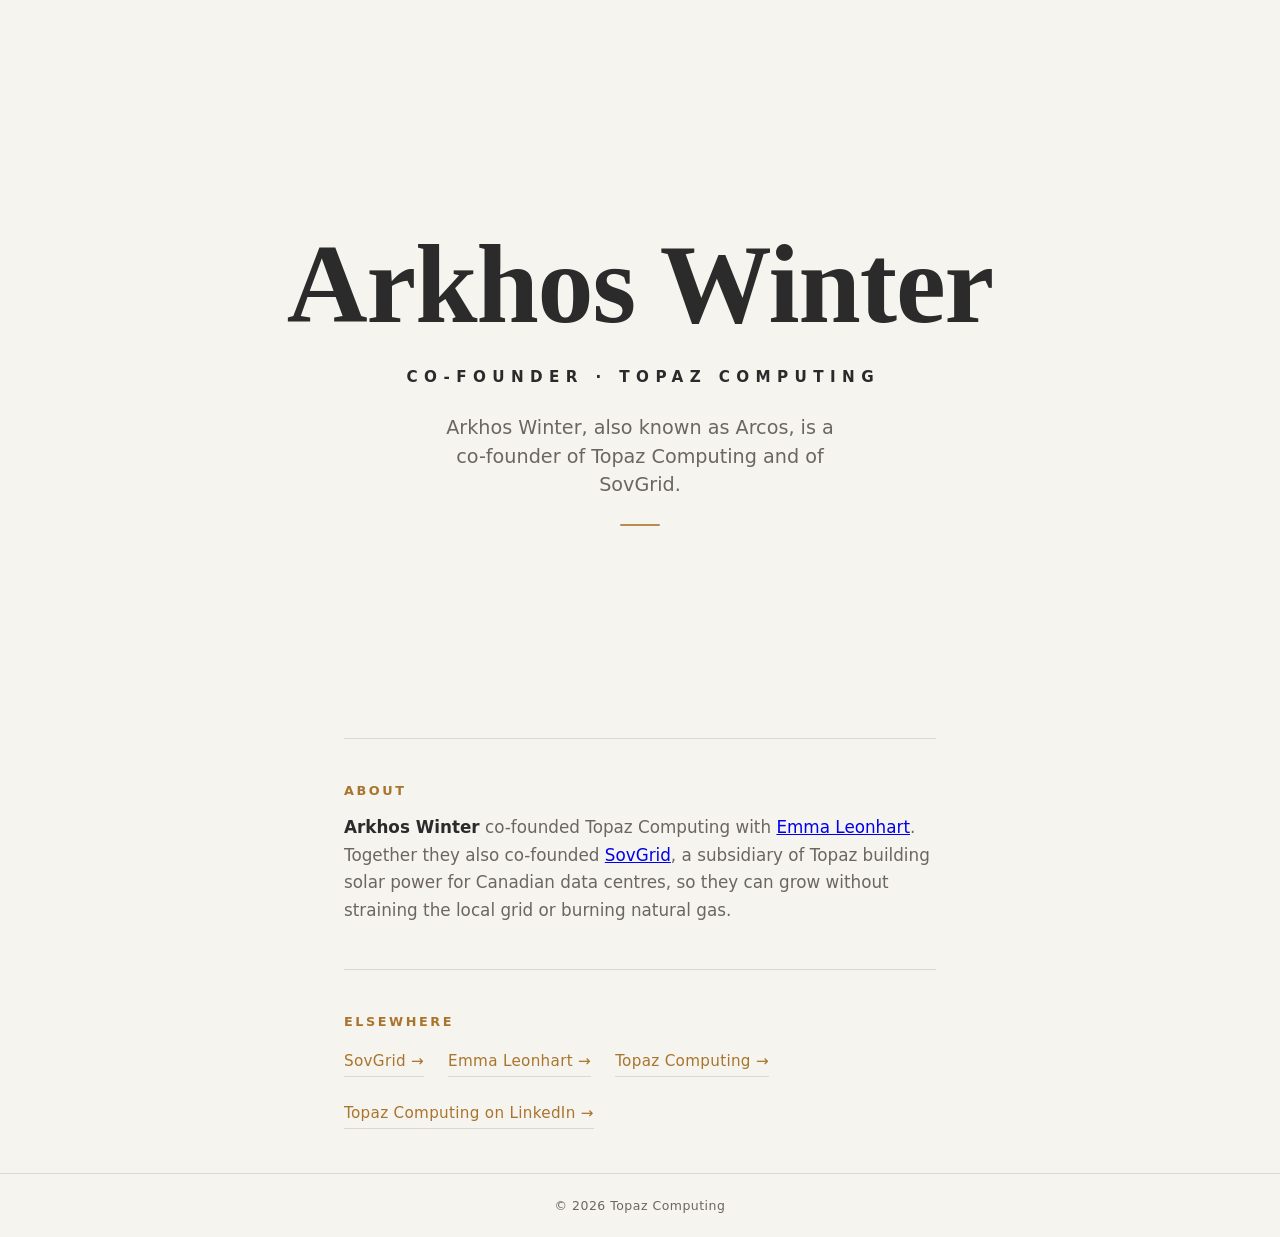
<file: founders/arcos/index.html>
<!DOCTYPE html>
<html lang="en">
<head>
  <meta charset="UTF-8" />
  <meta name="viewport" content="width=device-width, initial-scale=1.0" />
  <title>Arkhos Winter, Co-founder of Topaz Computing</title>
  <meta name="description" content="Arkhos Winter (Arcos) is a co-founder of Topaz Computing and of SovGrid, its subsidiary building solar power for Canadian data centres." />
  <link rel="canonical" href="https://topazcomputing.com/founders/arcos/" />

  <meta property="og:site_name" content="Topaz Computing" />
  <meta property="og:title" content="Arkhos Winter, Co-founder of Topaz Computing" />
  <meta property="og:description" content="Co-founder of Topaz Computing and SovGrid." />
  <meta property="og:type" content="profile" />
  <meta property="og:url" content="https://topazcomputing.com/founders/arcos/" />
  <meta property="og:image" content="https://topazcomputing.com/logo-social.png" />
  <meta name="twitter:card" content="summary" />
  <meta name="twitter:title" content="Arkhos Winter, Co-founder of Topaz Computing" />
  <meta name="twitter:description" content="Co-founder of Topaz Computing and SovGrid." />
  <meta name="theme-color" content="#a9742c" />

  <script type="application/ld+json">
  {
    "@context": "https://schema.org",
    "@type": "ProfilePage",
    "@id": "https://topazcomputing.com/founders/arcos/",
    "url": "https://topazcomputing.com/founders/arcos/",
    "name": "Arkhos Winter, Co-founder of Topaz Computing",
    "mainEntity": {
      "@type": "Person",
      "@id": "https://topazcomputing.com/founders/arcos/#person",
      "name": "Arkhos Winter",
      "alternateName": "Arcos",
      "url": "https://topazcomputing.com/founders/arcos/",
      "jobTitle": "Co-founder",
      "worksFor": [
        {
          "@type": "Organization",
          "@id": "https://topazcomputing.com/#organization",
          "name": "Topaz Computing",
          "url": "https://topazcomputing.com/",
          "sameAs": ["https://www.linkedin.com/company/topaz-ai/"]
        },
        {
          "@type": "Organization",
          "name": "SovGrid",
          "url": "https://sovgrid.ca/"
        }
      ]
    }
  }
  </script>

  <link rel="icon" href="/assets/favicon.svg" type="image/svg+xml" />
  <link rel="stylesheet" href="/styles.css" />
</head>
<body>
  <header class="hero">
    <h1 class="wordmark-text">Arkhos&nbsp;Winter</h1>
    <p class="company">Co-founder&nbsp;·&nbsp;Topaz&nbsp;Computing</p>
    <p class="tagline">Arkhos Winter, also known as Arcos, is a co-founder of Topaz Computing and of SovGrid.</p>
  </header>

  <main class="content">
    <section>
      <h2>About</h2>
      <p><strong>Arkhos Winter</strong> co-founded Topaz Computing with <a href="/founders/emma/">Emma Leonhart</a>. Together they also co-founded <a href="https://sovgrid.ca/">SovGrid</a>, a subsidiary of Topaz building solar power for Canadian data centres, so they can grow without straining the local grid or burning natural gas.</p>
    </section>

    <section>
      <h2>Elsewhere</h2>
      <p class="links">
        <a href="https://sovgrid.ca/">SovGrid &rarr;</a>
        <a href="/founders/emma/">Emma Leonhart &rarr;</a>
        <a href="/">Topaz Computing &rarr;</a>
        <a href="https://www.linkedin.com/company/topaz-ai/">Topaz Computing on LinkedIn &rarr;</a>
      </p>
    </section>
  </main>

  <footer class="footer">
    <span>&copy; <span id="year">2026</span> Topaz Computing</span>
  </footer>

  <script>
    document.getElementById("year").textContent = new Date().getFullYear();
  </script>
</body>
</html>
</file>
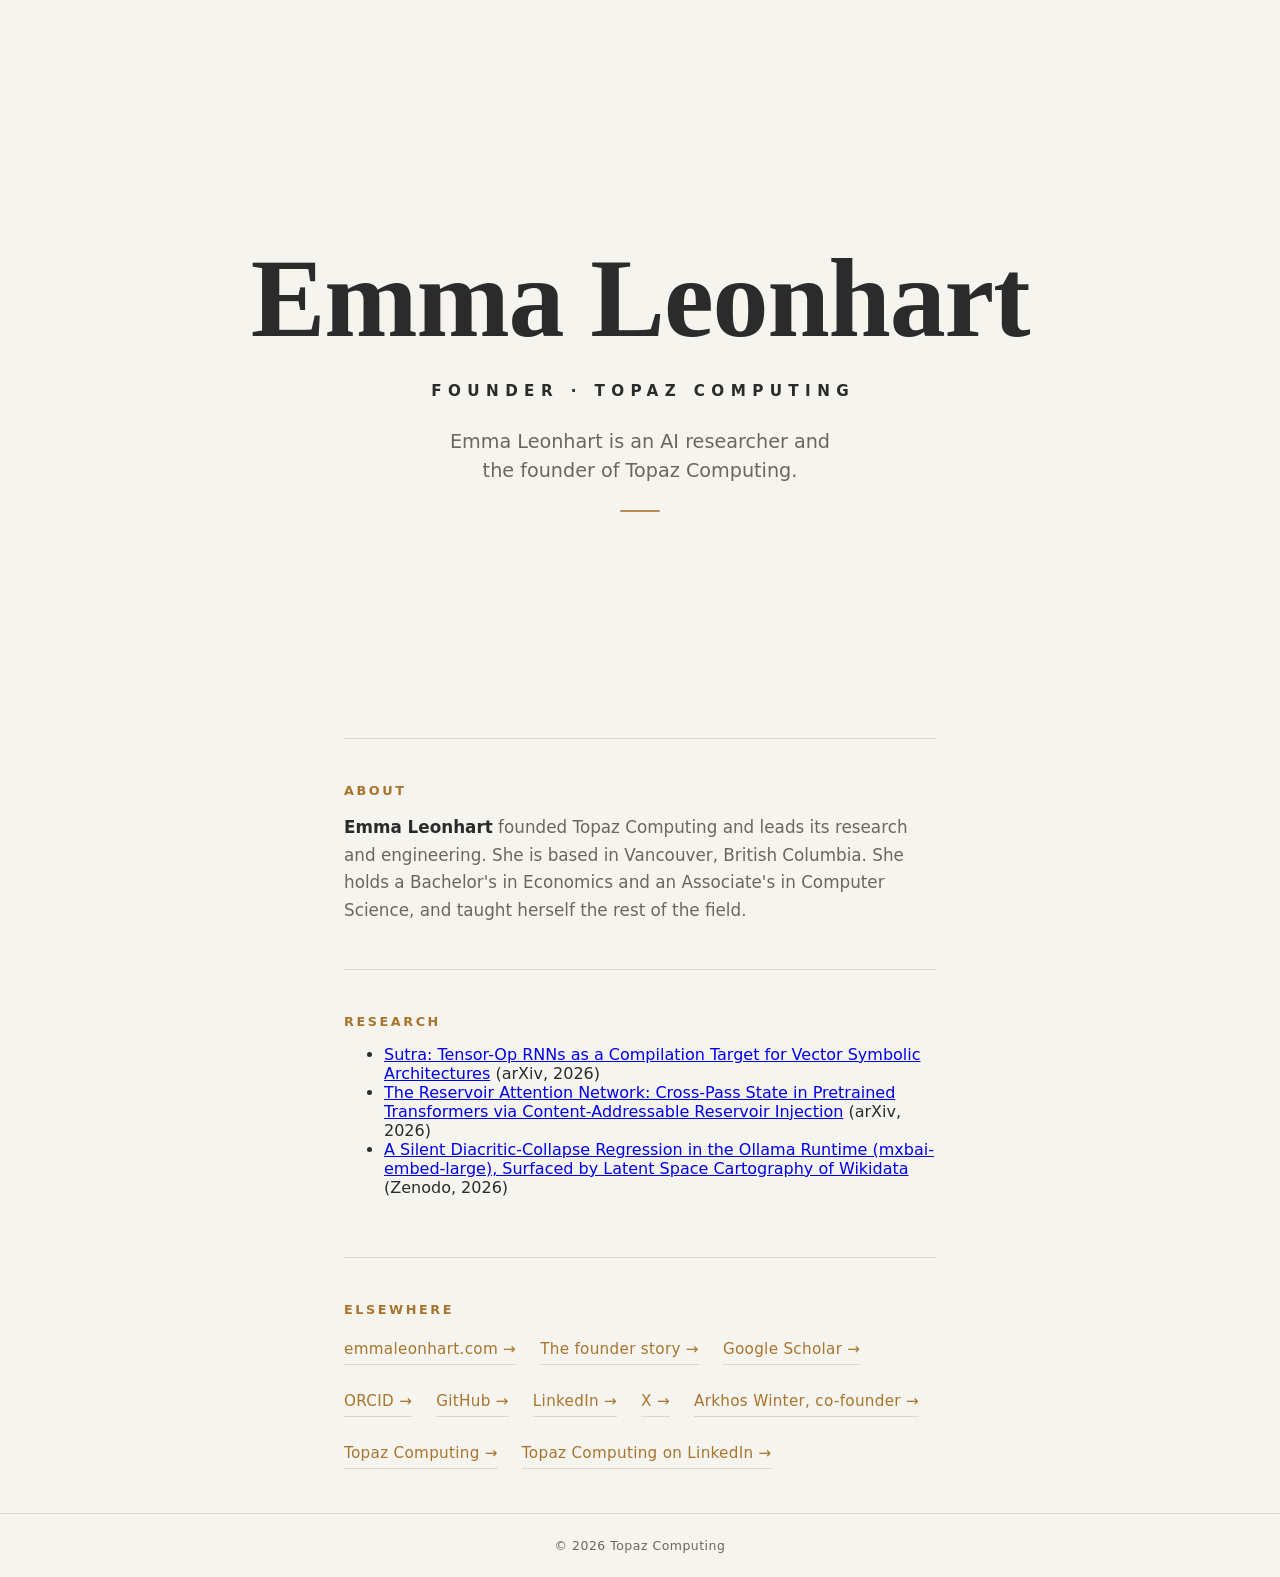
<file: founders/emma/index.html>
<!DOCTYPE html>
<html lang="en">
<head>
  <meta charset="UTF-8" />
  <meta name="viewport" content="width=device-width, initial-scale=1.0" />
  <title>Emma Leonhart, Founder of Topaz Computing</title>
  <meta name="description" content="Emma Leonhart is an AI researcher and the founder of Topaz Computing, based in Vancouver." />
  <link rel="canonical" href="https://topazcomputing.com/founders/emma/" />

  <!-- Open Graph (Discord / Slack / iMessage link previews) -->
  <meta property="og:site_name" content="Topaz Computing" />
  <meta property="og:title" content="Emma Leonhart, Founder of Topaz Computing" />
  <meta property="og:description" content="AI researcher and the founder of Topaz Computing." />
  <meta property="og:type" content="profile" />
  <meta property="og:url" content="https://topazcomputing.com/founders/emma/" />
  <meta property="og:image" content="https://topazcomputing.com/logo-social.png" />

  <meta name="twitter:card" content="summary" />
  <meta name="twitter:site" content="@EmmaNoMikoto" />
  <meta name="twitter:title" content="Emma Leonhart, Founder of Topaz Computing" />
  <meta name="twitter:description" content="AI researcher and the founder of Topaz Computing." />
  <meta name="theme-color" content="#a9742c" />

  <!-- Entity data for search engines. The Person @id is the one
       emmaleonhart.com uses, so both sites describe the same entity. -->
  <script type="application/ld+json">
  {
    "@context": "https://schema.org",
    "@type": "ProfilePage",
    "@id": "https://topazcomputing.com/founders/emma/",
    "url": "https://topazcomputing.com/founders/emma/",
    "name": "Emma Leonhart, Founder of Topaz Computing",
    "mainEntity": {
      "@type": "Person",
      "@id": "https://emmaleonhart.com/#person",
      "name": "Emma Leonhart",
      "url": "https://emmaleonhart.com/",
      "description": "AI researcher and founder of Topaz Computing.",
      "jobTitle": "Founder",
      "worksFor": {
        "@type": "Organization",
        "@id": "https://topazcomputing.com/#organization",
        "name": "Topaz Computing",
        "url": "https://topazcomputing.com/",
        "sameAs": ["https://www.linkedin.com/company/topaz-ai/"]
      },
      "homeLocation": {
        "@type": "Place",
        "name": "Vancouver, British Columbia, Canada"
      },
      "knowsAbout": ["Artificial intelligence", "Machine learning", "Programming languages", "Knowledge graphs", "Vector databases"],
      "sameAs": [
        "https://www.wikidata.org/wiki/Q140568870",
        "https://orcid.org/0009-0005-9281-1867",
        "https://scholar.google.com/citations?user=kiJ9hGYAAAAJ",
        "https://arxiv.org/a/leonhart_e_1",
        "https://github.com/EmmaLeonhart",
        "https://huggingface.co/EmmaLeonhart",
        "https://www.linkedin.com/in/emmahleonhart/",
        "https://x.com/EmmaNoMikoto",
        "https://www.youtube.com/@EmmaNoMikoto",
        "https://blog.emmaleonhart.com/",
        "https://bsky.app/profile/emmaleonhart.bsky.social",
        "https://news.ycombinator.com/user?id=EmmaLeonhart",
        "https://www.instagram.com/emmanomikoto/",
        "https://www.lesswrong.com/users/emma-leonhart"
      ]
    }
  }
  </script>

  <link rel="icon" href="/assets/favicon.svg" type="image/svg+xml" />
  <link rel="stylesheet" href="/styles.css" />
</head>
<body>
  <header class="hero">
    <h1 class="wordmark-text">Emma&nbsp;Leonhart</h1>
    <p class="company">Founder&nbsp;·&nbsp;Topaz&nbsp;Computing</p>
    <p class="tagline">Emma Leonhart is an AI researcher and the founder of Topaz Computing.</p>
  </header>

  <main class="content">
    <section>
      <h2>About</h2>
      <p><strong>Emma Leonhart</strong> founded Topaz Computing and leads its research and engineering. She is based in Vancouver, British Columbia. She holds a Bachelor's in Economics and an Associate's in Computer Science, and taught herself the rest of the field.</p>
    </section>

    <section>
      <h2>Research</h2>
      <ul class="stack">
        <li><a href="https://arxiv.org/abs/2605.20919">Sutra: Tensor-Op RNNs as a Compilation Target for Vector Symbolic Architectures</a> (arXiv, 2026)</li>
        <li><a href="https://arxiv.org/abs/2606.15678">The Reservoir Attention Network: Cross-Pass State in Pretrained Transformers via Content-Addressable Reservoir Injection</a> (arXiv, 2026)</li>
        <li><a href="https://doi.org/10.5281/zenodo.21960278">A Silent Diacritic-Collapse Regression in the Ollama Runtime (mxbai-embed-large), Surfaced by Latent Space Cartography of Wikidata</a> (Zenodo, 2026)</li>
      </ul>
    </section>

    <section>
      <h2>Elsewhere</h2>
      <p class="links">
        <a href="https://emmaleonhart.com/">emmaleonhart.com &rarr;</a>
        <a href="/story/">The founder story &rarr;</a>
        <a href="https://scholar.google.com/citations?user=kiJ9hGYAAAAJ">Google Scholar &rarr;</a>
        <a href="https://orcid.org/0009-0005-9281-1867">ORCID &rarr;</a>
        <a href="https://github.com/EmmaLeonhart">GitHub &rarr;</a>
        <a href="https://www.linkedin.com/in/emmahleonhart/">LinkedIn &rarr;</a>
        <a href="https://x.com/EmmaNoMikoto">X &rarr;</a>
        <a href="/founders/arcos/">Arkhos Winter, co-founder &rarr;</a>
        <a href="/">Topaz Computing &rarr;</a>
        <a href="https://www.linkedin.com/company/topaz-ai/">Topaz Computing on LinkedIn &rarr;</a>
      </p>
    </section>
  </main>

  <footer class="footer">
    <span>&copy; <span id="year">2026</span> Topaz Computing</span>
  </footer>

  <script>
    document.getElementById("year").textContent = new Date().getFullYear();
  </script>
</body>
</html>
</file>
<file: styles.css>
:root {
  --ink: #2b2b2b;
  --paper: #f6f4ef;
  --muted: #6b6660;
  --hairline: rgba(43, 43, 43, 0.14);
  --accent: #a9742c; /* topaz gold, used sparingly */
}

@media (prefers-color-scheme: dark) {
  :root {
    --ink: #ece8e1;
    --paper: #16151a;
    --muted: #9a958c;
    --hairline: rgba(236, 232, 225, 0.16);
    --accent: #d9b06a;
  }
}

* { box-sizing: border-box; }

html, body {
  margin: 0;
  height: 100%;
}

body {
  display: flex;
  flex-direction: column;
  min-height: 100vh;
  background: var(--paper);
  color: var(--ink);
  font-family: ui-sans-serif, system-ui, -apple-system, "Segoe UI", Roboto,
    Helvetica, Arial, sans-serif;
  -webkit-font-smoothing: antialiased;
  text-rendering: optimizeLegibility;
}

.hero {
  min-height: 82vh;
  display: flex;
  flex-direction: column;
  align-items: center;
  justify-content: center;
  gap: clamp(1rem, 3vw, 1.75rem);
  padding: 3rem 1.5rem 2rem;
  text-align: center;
}

/* Faceted topaz gem mark (facets read as vectors converging to the culet). */
.mark {
  display: block;
  width: clamp(76px, 14vw, 108px);
  height: auto;
  margin-bottom: 0.5rem;
  filter: drop-shadow(0 8px 20px rgba(169, 116, 44, 0.38));
  animation: rise 900ms cubic-bezier(0.22, 1, 0.36, 1) both;
}

/* The serif wordmark. */
.wordmark-text {
  margin: 0;
  font-family: ui-serif, Georgia, "Times New Roman", serif;
  font-size: clamp(3.5rem, 12vw, 7rem);
  font-weight: 600;
  letter-spacing: -0.01em;
  line-height: 1;
  color: var(--ink);
  animation: rise 900ms cubic-bezier(0.22, 1, 0.36, 1) both;
}

.company {
  margin: 0;
  font-size: clamp(0.78rem, 1.6vw, 0.95rem);
  font-weight: 600;
  letter-spacing: 0.42em;
  text-transform: uppercase;
  color: var(--ink);
  text-indent: 0.42em;
  animation: rise 900ms 120ms cubic-bezier(0.22, 1, 0.36, 1) both;
}

.tagline {
  margin: 0;
  max-width: 34ch;
  font-size: clamp(1rem, 2.4vw, 1.2rem);
  line-height: 1.5;
  color: var(--muted);
  animation: rise 900ms 220ms cubic-bezier(0.22, 1, 0.36, 1) both;
}

.tagline::after {
  content: "";
  display: block;
  width: 2.5rem;
  height: 2px;
  margin: 1.5rem auto 0;
  background: var(--accent);
  border-radius: 2px;
  opacity: 0.8;
}

/* Content sections below the hero */
.content {
  width: 100%;
  max-width: 40rem;
  margin: 0 auto;
  padding: 0 1.5rem;
}

.content section {
  padding: 2.75rem 0;
  border-top: 1px solid var(--hairline);
}
.footer a {
  color: inherit;
  text-decoration: none;
  border-bottom: 1px solid var(--hairline);
}
.footer a:hover { color: var(--ink, inherit); }

.content h2 {
  margin: 0 0 1rem;
  font-size: 0.8rem;
  font-weight: 600;
  letter-spacing: 0.2em;
  text-transform: uppercase;
  color: var(--accent);
}

.content p {
  margin: 0 0 1rem;
  font-size: 1.05rem;
  line-height: 1.65;
  color: var(--muted);
}

.content p:last-child { margin-bottom: 0; }
.content p strong { color: var(--ink); font-weight: 600; }

.content .links {
  display: flex;
  flex-wrap: wrap;
  gap: 1.5rem;
  margin-top: 1.25rem;
}

.content .links a {
  color: var(--accent);
  text-decoration: none;
  font-size: 0.95rem;
  letter-spacing: 0.02em;
  border-bottom: 1px solid var(--hairline);
  padding-bottom: 2px;
  transition: border-color 0.2s ease;
}

.content .links a:hover { border-color: var(--accent); }

/* Waitlist — email capture, posts to the existing Google Form (the original list) */
.waitlist {
  display: flex;
  flex-wrap: wrap;
  gap: 0.625rem;
  margin: 0.5rem 0 0;
  max-width: 35rem;
}
.waitlist input[type=email] {
  flex: 1;
  min-width: 14rem;
  font: inherit;
  font-size: 1rem;
  padding: 0.75rem 1rem;
  border-radius: 8px;
  border: 1px solid var(--hairline);
  background: var(--paper);
  color: var(--ink);
  transition: border-color 0.2s ease;
}
.waitlist input[type=email]::placeholder { color: var(--muted); }
.waitlist input[type=email]:focus { outline: none; border-color: var(--accent); }
.waitlist .btn-primary {
  font: inherit;
  font-size: 1rem;
  font-weight: 600;
  padding: 0.75rem 1.5rem;
  border-radius: 8px;
  border: 1px solid var(--accent);
  background: var(--accent);
  color: var(--paper);
  cursor: pointer;
  transition: opacity 0.2s ease;
}
.waitlist .btn-primary:hover { opacity: 0.88; }
.waitlist-note {
  font-size: 0.85rem;
  line-height: 1.5;
  color: var(--muted);
  margin: 0.75rem 0 0;
  max-width: 35rem;
}

.footer {
  padding: 1.5rem;
  text-align: center;
  font-size: 0.78rem;
  letter-spacing: 0.04em;
  color: var(--muted);
  border-top: 1px solid var(--hairline);
}

@keyframes rise {
  from { opacity: 0; transform: translateY(12px); }
  to   { opacity: 1; transform: translateY(0); }
}

@media (prefers-reduced-motion: reduce) {
  .mark, .wordmark-text, .company, .tagline { animation: none; }
}
</file>
